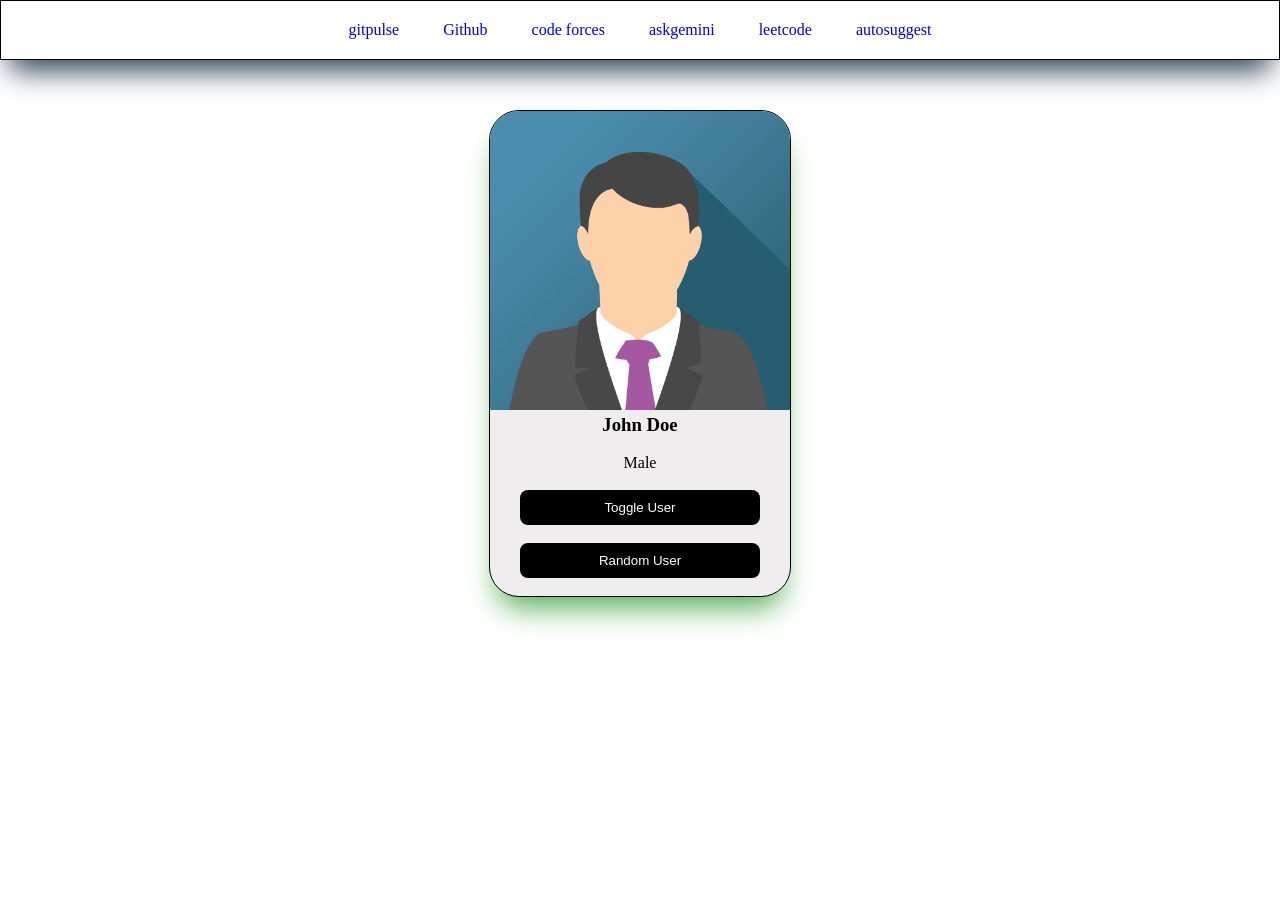
<file: src/main/resources/static/index.html>
<!DOCTYPE html>
<html lang="en">
<head>
    <meta charset="UTF-8">
    <meta name="viewport" content="width=device-width, initial-scale=1.0">
    <title>home page</title>
    <link rel="stylesheet" href="index.css">
</head>
<body>
    <!-- <h1>Hello World!</h1> -->
     <div class="navbar">
        <a href="gitpulse.html" target="_blank">gitpulse</a>
        <a href="https://github.com/" target="_blank">Github</a>
        <a href="codeforces-stats.html" target="_blank">code forces</a>
        <a href="ask-gemini.html" target="_blank">askgemini</a>
        <a href="leetcode-stats.html" target="_blank">leetcode</a>
        <a href="autosuggest.html" target="_blank">autosuggest</a>
        
     </div>

     <div class="card">
        <img id="user-image" src="john.png" alt="image not found">
        <h3 id="user-name">John Doe</h3>
        <br>
        <p id="user-gender">Male</p>
        <br>

        <button onclick="toggleUser()" >Toggle User</button>
        <br>
        <br>
        <button> Random User</button>
        <br>
        <br>
     </div>
    <script src="index.js"></script>
</body>
</html>
</file>
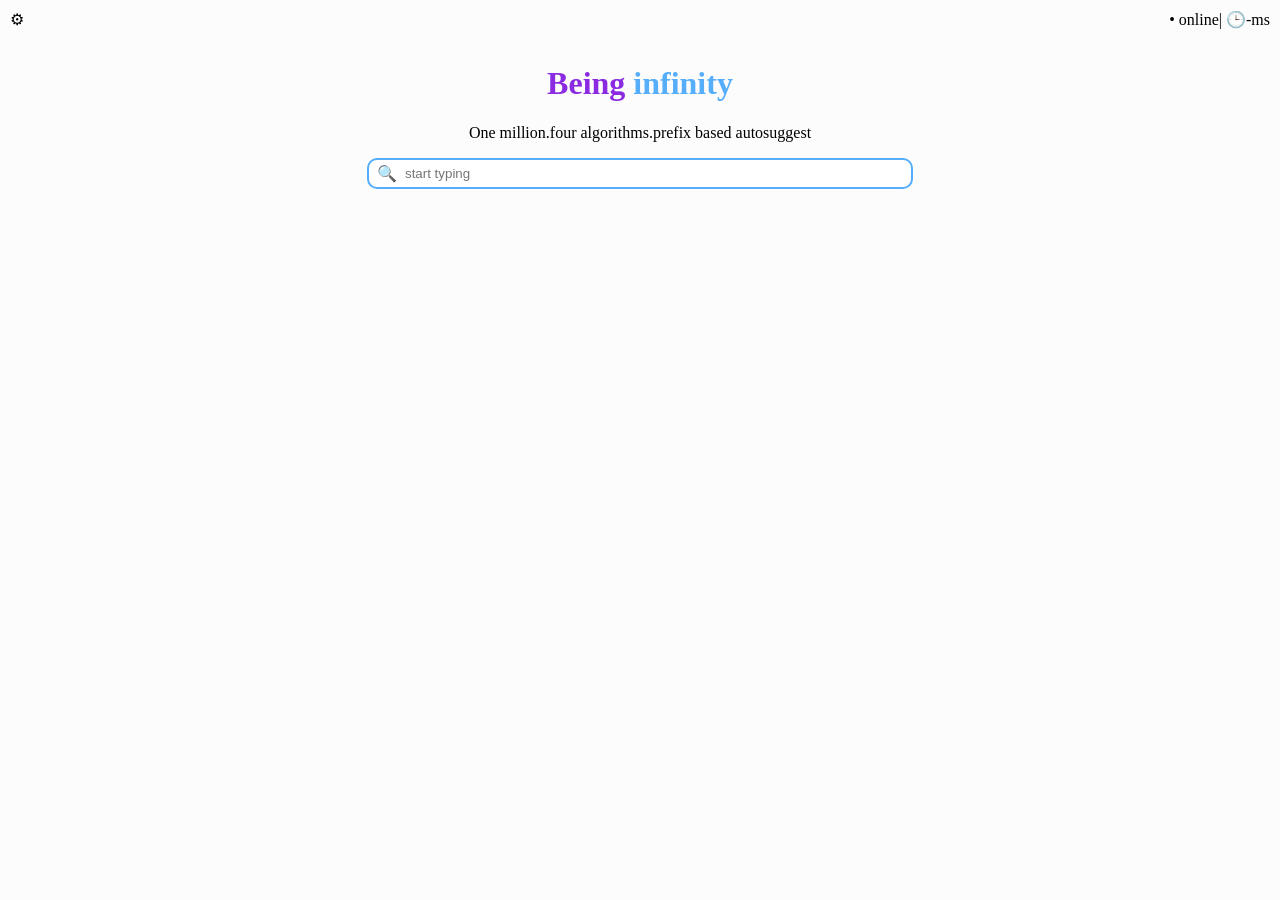
<file: src/main/resources/static/autosuggest.html>
<!DOCTYPE html>
<html lang="en">
<head>
    <meta charset="UTF-8">
    <meta name="viewport" content="width=device-width, initial-scale=1.0">
    <title>autosuggest</title>
    <style>
        .one{
            color: blueviolet;
            border-color: black;
        }
        .gear{
             position: absolute;
            top: 10px;
            left: 10px;
        }
        body{
            text-align:center;
            background-color: rgb(252, 252, 252);
        }
        #dot{
            text-align: right;
        }
        .dot{
            position: absolute;
            top: 10px;
            right: 10px;
        }
        .two{
              color:rgb(86, 173, 250);
        }
        .search-wrap{
            position: relative;
            display: inline-block;
        }
       .search{
   padding: 6px 6px 6px 36px;
   border-radius: 10px;
   width:500px;
   border: 2px solid rgb(86, 173, 250);
}
        .symbol{
    position: absolute;
    left: 10px;
    top: 50%;
    transform: translateY(-50%);
}
    </style>
</head>
<body> 
   <span class="gear">&#x2699;</span>
   <span class="dot">&#x2022; online| &#x1F552;-ms</span>

<br>
<br>
   <h1 class="one">
    Being <span class="two">infinity</span></h1>
   
   <p id="body">One million.four algorithms.prefix based autosuggest</p>

   <div class="search-wrap">
       <span class="symbol">&#128269;</span>
       <input class="search" type="text" placeholder="start typing">
   </div>

</body>
</html>
</file>
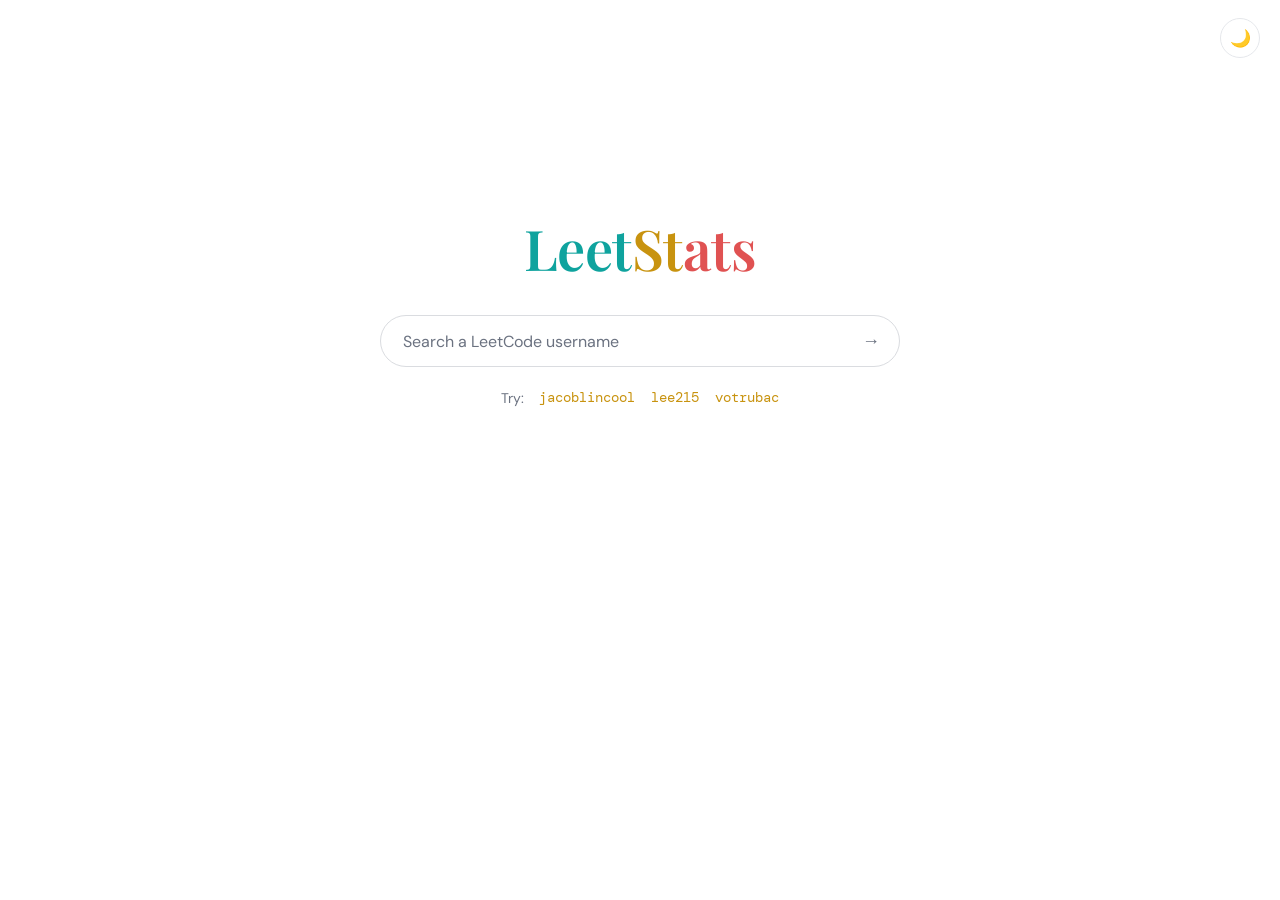
<file: src/main/resources/static/leetcode-stats.html>
<!DOCTYPE html>
<html lang="en" data-theme="light">
<head>
<meta charset="UTF-8">
<meta name="viewport" content="width=device-width, initial-scale=1.0">
<title>LeetStats</title>
<link rel="preconnect" href="https://fonts.googleapis.com">
<link rel="preconnect" href="https://fonts.gstatic.com" crossorigin>
<link href="https://fonts.googleapis.com/css2?family=Playfair+Display:wght@600&family=DM+Sans:wght@400;500;700&family=DM+Mono:wght@400;500&display=swap" rel="stylesheet">
<style>
  :root, [data-theme="light"] {
    --bg: #ffffff;
    --text: #1f2328;
    --muted: #6b7280;
    --line: #e5e7eb;
    --surface: #ffffff;
    --input-border: #dadce0;
    --input-shadow: rgba(32, 33, 36, 0.12);
    --track: #f0f1f3;
    --easy: #0fa39e;
    --medium: #c8930f;
    --hard: #e05252;
    --accent: #c8930f;
    --card-shadow: 0 1px 3px rgba(32, 33, 36, 0.08), 0 8px 28px rgba(32, 33, 36, 0.06);
  }
  [data-theme="dark"] {
    --bg: #0a0b0d;
    --text: #e9e7e2;
    --muted: #8b8f98;
    --line: rgba(255, 255, 255, 0.09);
    --surface: #121418;
    --input-border: rgba(255, 255, 255, 0.14);
    --input-shadow: rgba(0, 0, 0, 0.5);
    --track: rgba(255, 255, 255, 0.08);
    --easy: #3ddad7;
    --medium: #e3b341;
    --hard: #ff6b6b;
    --accent: #e3b341;
    --card-shadow: 0 20px 50px rgba(0, 0, 0, 0.45);
  }

  * { margin: 0; padding: 0; box-sizing: border-box; }

  html, body { height: 100%; }

  body {
    background: var(--bg);
    color: var(--text);
    font-family: "DM Sans", system-ui, sans-serif;
    display: flex;
    flex-direction: column;
    align-items: center;
    transition: background 0.25s, color 0.25s;
  }

  /* theme toggle, top right */
  .theme-toggle {
    position: fixed;
    top: 18px;
    right: 20px;
    width: 40px;
    height: 40px;
    border-radius: 50%;
    border: 1px solid var(--line);
    background: var(--surface);
    color: var(--text);
    font-size: 17px;
    cursor: pointer;
    display: flex;
    align-items: center;
    justify-content: center;
    transition: background 0.25s, border-color 0.25s, transform 0.15s;
    z-index: 10;
  }
  .theme-toggle:hover { transform: scale(1.06); }
  .theme-toggle:focus-visible { outline: 2px solid var(--accent); outline-offset: 2px; }

  main {
    width: 100%;
    max-width: 640px;
    padding: 0 24px 64px;
    display: flex;
    flex-direction: column;
    align-items: center;
    /* Google-style: sits a bit above vertical center when idle */
    margin-top: clamp(96px, 24vh, 210px);
    transition: margin-top 0.45s cubic-bezier(0.3, 0.8, 0.3, 1);
  }
  body.has-result main { margin-top: 72px; }

  .wordmark {
    font-family: "Playfair Display", serif;
    font-weight: 600;
    font-size: clamp(40px, 8vw, 56px);
    letter-spacing: -0.01em;
    margin-bottom: 30px;
    user-select: none;
  }
  .wordmark .l { color: var(--easy); }
  .wordmark .e { color: var(--medium); }
  .wordmark .t { color: var(--hard); }

  /* search */
  .search {
    width: 100%;
    max-width: 520px;
    display: flex;
    align-items: center;
    gap: 12px;
    background: var(--surface);
    border: 1px solid var(--input-border);
    border-radius: 999px;
    padding: 0 8px 0 22px;
    height: 52px;
    transition: box-shadow 0.2s, border-color 0.2s, background 0.25s;
  }
  .search:focus-within {
    box-shadow: 0 2px 10px var(--input-shadow);
    border-color: transparent;
  }
  [data-theme="dark"] .search:focus-within { border-color: var(--accent); box-shadow: none; }

  .search input {
    flex: 1;
    min-width: 0;
    border: none;
    outline: none;
    background: transparent;
    color: var(--text);
    font-family: "DM Mono", monospace;
    font-size: 16px;
  }
  .search input::placeholder { color: var(--muted); font-family: "DM Sans", sans-serif; }

  .search button {
    border: none;
    background: transparent;
    color: var(--muted);
    font-size: 18px;
    width: 40px;
    height: 40px;
    border-radius: 50%;
    cursor: pointer;
    display: flex;
    align-items: center;
    justify-content: center;
    transition: color 0.15s, background 0.15s;
  }
  .search button:hover { color: var(--accent); background: var(--track); }
  .search button:focus-visible { outline: 2px solid var(--accent); outline-offset: 1px; }
  .search button:disabled { opacity: 0.45; cursor: wait; }

  .try {
    margin-top: 20px;
    font-size: 14px;
    color: var(--muted);
    display: flex;
    gap: 14px;
    align-items: center;
    flex-wrap: wrap;
    justify-content: center;
  }
  .try button {
    background: none;
    border: none;
    padding: 2px 1px;
    color: var(--accent);
    font-family: "DM Mono", monospace;
    font-size: 13.5px;
    cursor: pointer;
    border-bottom: 1px dashed transparent;
    transition: border-color 0.15s;
  }
  .try button:hover { border-bottom-color: var(--accent); }
  .try button:focus-visible { outline: 2px solid var(--accent); outline-offset: 2px; }

  /* states */
  .loader {
    margin-top: 52px;
    width: 34px; height: 34px;
    border: 3px solid var(--track);
    border-top-color: var(--accent);
    border-radius: 50%;
    animation: spin 0.8s linear infinite;
  }
  @keyframes spin { to { transform: rotate(360deg); } }

  .error {
    margin-top: 44px;
    text-align: center;
    color: var(--muted);
    font-size: 14.5px;
    line-height: 1.6;
    max-width: 420px;
  }
  .error b { color: var(--hard); font-weight: 700; display: block; margin-bottom: 4px; }

  /* card */
  .card {
    width: 100%;
    margin-top: 44px;
    background: var(--surface);
    border: 1px solid var(--line);
    border-radius: 18px;
    padding: 30px 34px;
    box-shadow: var(--card-shadow);
    animation: rise 0.45s cubic-bezier(0.2, 0.7, 0.3, 1) both;
    transition: background 0.25s, border-color 0.25s;
  }
  @keyframes rise {
    from { opacity: 0; transform: translateY(14px); }
    to   { opacity: 1; transform: translateY(0); }
  }

  .card-head {
    display: flex;
    justify-content: space-between;
    align-items: baseline;
    gap: 10px;
    flex-wrap: wrap;
    margin-bottom: 26px;
  }
  .card-head a {
    font-family: "Playfair Display", serif;
    font-size: 23px;
    font-weight: 600;
    color: var(--text);
    text-decoration: none;
  }
  .card-head a:hover { color: var(--accent); }
  .card-head .rank {
    font-family: "DM Mono", monospace;
    font-size: 13px;
    color: var(--muted);
  }
  .card-head .rank b { color: var(--accent); font-weight: 500; }

  .card-body {
    display: grid;
    grid-template-columns: 168px 1fr;
    gap: 34px;
    align-items: center;
  }

  .ring-wrap { position: relative; width: 168px; height: 168px; margin: 0 auto; }
  .ring-wrap svg { transform: rotate(-90deg); display: block; }
  .ring-track { fill: none; stroke: var(--track); stroke-width: 9; }
  .ring-fill {
    fill: none;
    stroke: var(--accent);
    stroke-width: 9;
    stroke-linecap: round;
    transition: stroke-dashoffset 1.1s cubic-bezier(0.3, 0.8, 0.3, 1), stroke 0.25s;
  }
  .ring-center {
    position: absolute; inset: 0;
    display: flex; flex-direction: column;
    align-items: center; justify-content: center;
  }
  .ring-center .big {
    font-family: "DM Mono", monospace;
    font-size: 36px;
    line-height: 1;
  }
  .ring-center .small {
    color: var(--muted);
    font-size: 11.5px;
    margin-top: 6px;
    letter-spacing: 0.06em;
    text-transform: uppercase;
  }

  .bars { display: flex; flex-direction: column; gap: 18px; }
  .bar-top {
    display: flex;
    justify-content: space-between;
    align-items: baseline;
    margin-bottom: 7px;
  }
  .bar-top .label {
    font-size: 12.5px;
    font-weight: 700;
    letter-spacing: 0.09em;
    text-transform: uppercase;
  }
  .bar-top .nums {
    font-family: "DM Mono", monospace;
    font-size: 13px;
    color: var(--muted);
  }
  .bar-top .nums b { color: var(--text); font-weight: 500; }
  .bar-track { height: 7px; border-radius: 99px; background: var(--track); overflow: hidden; }
  .bar-fill { height: 100%; width: 0; border-radius: 99px; transition: width 1.1s cubic-bezier(0.3, 0.8, 0.3, 1); }
  .easy   .label { color: var(--easy); }   .easy   .bar-fill { background: var(--easy); }
  .medium .label { color: var(--medium); } .medium .bar-fill { background: var(--medium); }
  .hard   .label { color: var(--hard); }   .hard   .bar-fill { background: var(--hard); }

  .hidden { display: none !important; }

  @media (max-width: 540px) {
    .card { padding: 24px 20px; }
    .card-body { grid-template-columns: 1fr; gap: 26px; }
  }

  @media (prefers-reduced-motion: reduce) {
    * { animation: none !important; transition: none !important; }
  }
</style>
</head>
<body>
  <button class="theme-toggle" id="theme-toggle" aria-label="Switch theme" title="Switch theme">🌙</button>

  <main>
    <h1 class="wordmark"><span class="l">Leet</span><span class="e">St</span><span class="t">ats</span></h1>

    <div class="search">
      <input id="username" type="text" placeholder="Search a LeetCode username" autocomplete="off" spellcheck="false" aria-label="LeetCode username">
      <button id="go" aria-label="Fetch stats" title="Fetch stats">→</button>
    </div>

    <div class="try">
      <span>Try:</span>
      <button data-u="jacoblincool">jacoblincool</button>
      <button data-u="lee215">lee215</button>
      <button data-u="votrubac">votrubac</button>
    </div>

    <div id="loading" class="loader hidden" role="status" aria-label="Loading"></div>

    <div id="error" class="error hidden" role="alert">
      <b>Couldn't fetch that profile</b>
      <span id="error-msg"></span>
    </div>

    <section id="card" class="card hidden" aria-live="polite">
      <div class="card-head">
        <a id="profile-link" href="#" target="_blank" rel="noopener"></a>
        <span class="rank">Rank <b id="ranking">—</b></span>
      </div>
      <div class="card-body">
        <div class="ring-wrap">
          <svg width="168" height="168" viewBox="0 0 168 168" aria-hidden="true">
            <circle class="ring-track" cx="84" cy="84" r="74"></circle>
            <circle class="ring-fill" id="ring" cx="84" cy="84" r="74"></circle>
          </svg>
          <div class="ring-center">
            <div class="big" id="total-solved">0</div>
            <div class="small" id="total-label">solved</div>
          </div>
        </div>
        <div class="bars">
          <div class="bar-row easy">
            <div class="bar-top"><span class="label">Easy</span>
              <span class="nums"><b id="easy-solved">0</b> / <span id="easy-total">0</span></span></div>
            <div class="bar-track"><div class="bar-fill" id="easy-bar"></div></div>
          </div>
          <div class="bar-row medium">
            <div class="bar-top"><span class="label">Medium</span>
              <span class="nums"><b id="medium-solved">0</b> / <span id="medium-total">0</span></span></div>
            <div class="bar-track"><div class="bar-fill" id="medium-bar"></div></div>
          </div>
          <div class="bar-row hard">
            <div class="bar-top"><span class="label">Hard</span>
              <span class="nums"><b id="hard-solved">0</b> / <span id="hard-total">0</span></span></div>
            <div class="bar-track"><div class="bar-fill" id="hard-bar"></div></div>
          </div>
        </div>
      </div>
    </section>
  </main>

<script>
(function () {
  "use strict";

  /* ---------- theme ---------- */
  var root = document.documentElement;
  var toggle = document.getElementById("theme-toggle");
  var prefersDark = window.matchMedia("(prefers-color-scheme: dark)").matches;
  setTheme(prefersDark ? "dark" : "light");

  function setTheme(t) {
    root.setAttribute("data-theme", t);
    toggle.textContent = t === "dark" ? "☀️" : "🌙";
  }
  toggle.addEventListener("click", function () {
    setTheme(root.getAttribute("data-theme") === "dark" ? "light" : "dark");
  });

  /* ---------- elements ---------- */
  var input = document.getElementById("username");
  var goBtn = document.getElementById("go");
  var loadingEl = document.getElementById("loading");
  var errorEl = document.getElementById("error");
  var errorMsg = document.getElementById("error-msg");
  var cardEl = document.getElementById("card");

  var RING_R = 74;
  var RING_C = 2 * Math.PI * RING_R;
  var ring = document.getElementById("ring");
  ring.setAttribute("stroke-dasharray", RING_C);
  ring.setAttribute("stroke-dashoffset", RING_C);

  /* ---------- data sources (tried in order) ---------- */
  var SOURCES = [
    {
      url: function (u) { return "https://leetcode-api-faisalshohag.vercel.app/" + encodeURIComponent(u); },
      parse: function (d) {
        if (!d || d.errors || d.totalSolved === undefined) return null;
        return pick(d);
      }
    },
    {
      url: function (u) { return "https://alfa-leetcode-api.onrender.com/userProfile/" + encodeURIComponent(u); },
      parse: function (d) {
        if (!d || d.errors || d.totalSolved === undefined) return null;
        return pick(d);
      }
    },
    {
      url: function (u) { return "https://leetcode-stats-api.herokuapp.com/" + encodeURIComponent(u); },
      parse: function (d) {
        if (!d || d.status !== "success") return null;
        return pick(d);
      }
    }
  ];

  function pick(d) {
    return {
      totalSolved: d.totalSolved, totalQuestions: d.totalQuestions,
      easySolved: d.easySolved, totalEasy: d.totalEasy,
      mediumSolved: d.mediumSolved, totalMedium: d.totalMedium,
      hardSolved: d.hardSolved, totalHard: d.totalHard,
      ranking: d.ranking
    };
  }

  function fetchWithTimeout(url, ms) {
    var ctrl = new AbortController();
    var t = setTimeout(function () { ctrl.abort(); }, ms);
    return fetch(url, { signal: ctrl.signal })
      .then(function (r) { return r.json(); })
      .finally(function () { clearTimeout(t); });
  }

  function fetchStats(username) {
    var i = 0;
    function tryNext() {
      if (i >= SOURCES.length) return Promise.reject(new Error("all sources failed"));
      var src = SOURCES[i++];
      return fetchWithTimeout(src.url(username), 12000)
        .then(function (json) {
          var parsed = src.parse(json);
          return parsed || tryNext();
        })
        .catch(function () { return tryNext(); });
    }
    return tryNext();
  }

  /* ---------- rendering ---------- */
  function fmt(n) {
    if (n === null || n === undefined || isNaN(n)) return "—";
    return Number(n).toLocaleString("en-US");
  }

  function countUp(el, target, ms) {
    var reduce = window.matchMedia("(prefers-reduced-motion: reduce)").matches;
    if (reduce || !target) { el.textContent = fmt(target || 0); return; }
    var start = performance.now();
    (function step(now) {
      var p = Math.min(((now || performance.now()) - start) / ms, 1);
      var eased = 1 - Math.pow(1 - p, 3);
      el.textContent = fmt(Math.round(target * eased));
      if (p < 1) requestAnimationFrame(step);
    })();
  }

  function setBar(id, solved, total) {
    var pct = total > 0 ? (solved / total) * 100 : 0;
    document.getElementById(id).style.width = Math.max(pct, solved > 0 ? 2 : 0) + "%";
  }

  function render(username, s) {
    var link = document.getElementById("profile-link");
    link.textContent = username;
    link.href = "https://leetcode.com/u/" + encodeURIComponent(username) + "/";

    document.getElementById("ranking").textContent = "#" + fmt(s.ranking);
    document.getElementById("total-label").textContent = "of " + fmt(s.totalQuestions);
    document.getElementById("easy-solved").textContent = fmt(s.easySolved);
    document.getElementById("easy-total").textContent = fmt(s.totalEasy);
    document.getElementById("medium-solved").textContent = fmt(s.mediumSolved);
    document.getElementById("medium-total").textContent = fmt(s.totalMedium);
    document.getElementById("hard-solved").textContent = fmt(s.hardSolved);
    document.getElementById("hard-total").textContent = fmt(s.totalHard);

    document.body.classList.add("has-result");
    cardEl.classList.remove("hidden");

    requestAnimationFrame(function () {
      requestAnimationFrame(function () {
        countUp(document.getElementById("total-solved"), s.totalSolved, 1100);
        var pct = s.totalQuestions > 0 ? s.totalSolved / s.totalQuestions : 0;
        ring.setAttribute("stroke-dashoffset", RING_C * (1 - pct));
        setBar("easy-bar", s.easySolved, s.totalEasy);
        setBar("medium-bar", s.mediumSolved, s.totalMedium);
        setBar("hard-bar", s.hardSolved, s.totalHard);
      });
    });
  }

  function resetCard() {
    ring.setAttribute("stroke-dashoffset", RING_C);
    ["easy-bar", "medium-bar", "hard-bar"].forEach(function (id) {
      document.getElementById(id).style.width = "0";
    });
    document.getElementById("total-solved").textContent = "0";
  }

  /* ---------- flow ---------- */
  var busy = false;

  function lookup(username) {
    username = (username || "").trim();
    if (!username || busy) return;
    busy = true;

    input.value = username;
    goBtn.disabled = true;
    errorEl.classList.add("hidden");
    cardEl.classList.add("hidden");
    resetCard();
    loadingEl.classList.remove("hidden");

    fetchStats(username)
      .then(function (stats) {
        loadingEl.classList.add("hidden");
        render(username, stats);
      })
      .catch(function () {
        loadingEl.classList.add("hidden");
        errorMsg.textContent = 'No stats found for "' + username +
          '". Check the spelling, or the public stats APIs may be briefly busy — try again in a moment.';
        errorEl.classList.remove("hidden");
      })
      .finally(function () {
        goBtn.disabled = false;
        busy = false;
      });
  }

  goBtn.addEventListener("click", function () { lookup(input.value); });
  input.addEventListener("keydown", function (e) { if (e.key === "Enter") lookup(input.value); });
  document.querySelectorAll(".try button").forEach(function (b) {
    b.addEventListener("click", function () { lookup(b.dataset.u); });
  });
})();
</script>
</body>
</html>
</file>
<file: src/main/resources/static/index.css>
*{
    margin:0px;

}

.navbar{
    border-style:solid;
    border-width:1px;
    border-color:black;
    padding:20px;
    text-align:center;
    box-shadow: rgb(38, 57, 77) 0px 20px 30px -10px;




}

.navbar a{
    padding:20px 20px 20px 20px;
    text-decoration:solid;
}
.navbar a:hover{
    color:blue;
    background:aqua;
    
 
}
.body{
    
  background-color: lightgray;

    
  

}
.card img{
    width:100%;
    
}
.card{
    border:1px solid rgb(0, 0, 0);
    width: 300px;
    border-radius: 30px;
    margin-top: 50px;
    overflow: hidden;
    margin-right: auto;
    margin-left: auto;
    text-align:center;
    background-color: rgb(239, 237, 237);
    box-shadow: rgb(82, 171, 82) 0px 20px 30px -10px;
    
}
.card button{
    border-style: none;
    padding: 10px;
    width:80%;
    border-radius: 8px;

}
button {
  background-color: black;
  color: white;
}
</file>
